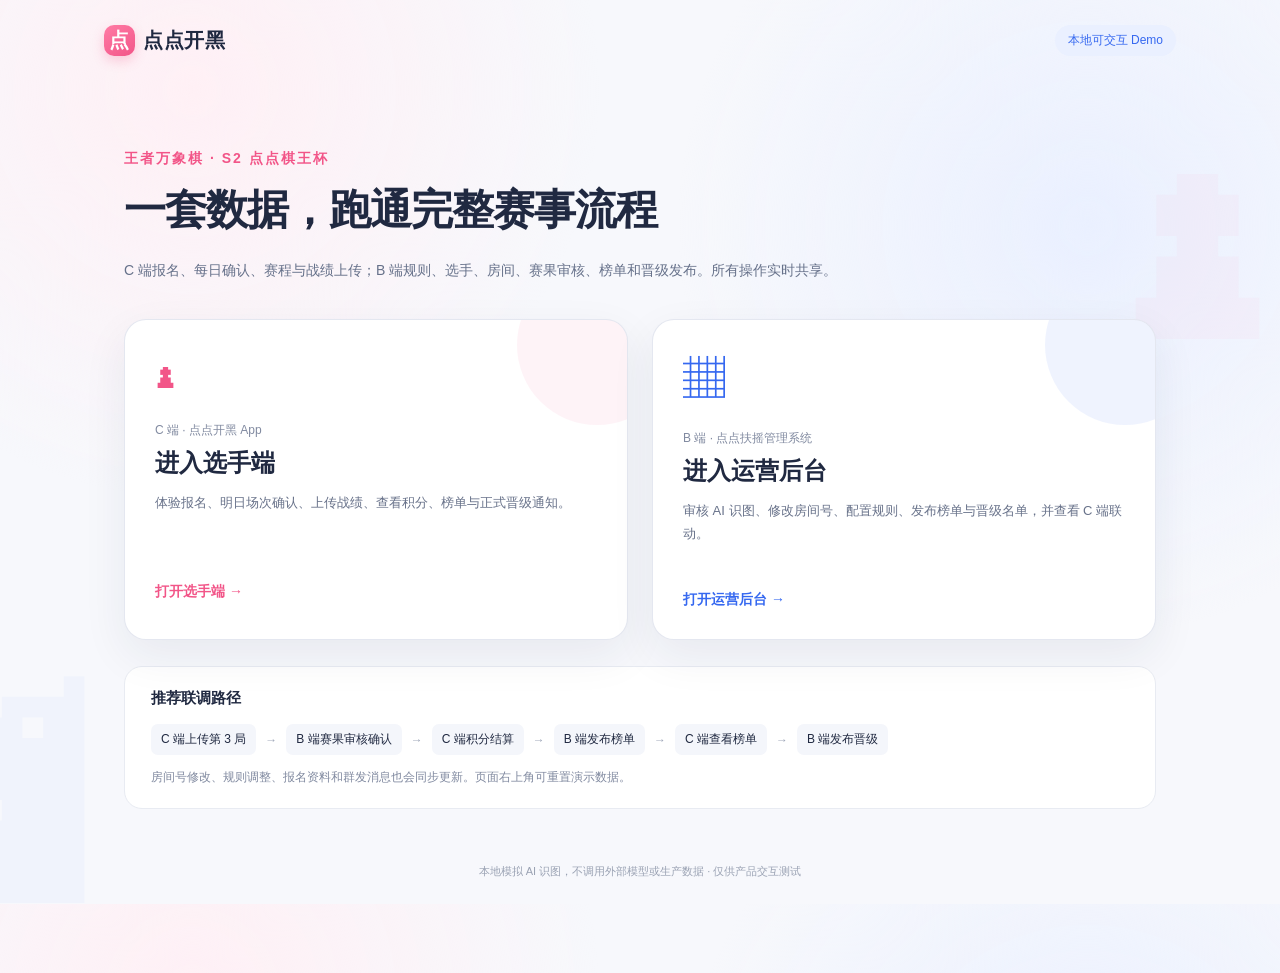
<file: templates/index.html>
<!DOCTYPE html>
<html lang="zh-CN"><head><meta charset="utf-8"><meta name="viewport" content="width=device-width,initial-scale=1"><title>万象棋赛事系统 · 本地串联 Demo</title><link rel="stylesheet" href="/static/app.css"></head>
<body class="landing">
  <div class="landing-bg piece-one">♞</div><div class="landing-bg piece-two">♟</div>
  <header class="landing-header"><div class="brand"><span class="brand-mark">点</span><span>点点开黑</span></div><span class="demo-badge">本地可交互 Demo</span></header>
  <main class="landing-main">
    <div class="landing-kicker">王者万象棋 · S2 点点棋王杯</div>
    <h1>一套数据，跑通完整赛事流程</h1>
    <p class="landing-desc">C 端报名、每日确认、赛程与战绩上传；B 端规则、选手、房间、赛果审核、榜单和晋级发布。所有操作实时共享。</p>
    <div class="entry-grid">
      <a class="entry-card c-entry" href="/c"><div class="entry-icon">♟</div><div class="entry-tag">C 端 · 点点开黑 App</div><h2>进入选手端</h2><p>体验报名、明日场次确认、上传战绩、查看积分、榜单与正式晋级通知。</p><span class="entry-link">打开选手端 →</span></a>
      <a class="entry-card b-entry" href="/b"><div class="entry-icon">▦</div><div class="entry-tag">B 端 · 点点扶摇管理系统</div><h2>进入运营后台</h2><p>审核 AI 识图、修改房间号、配置规则、发布榜单与晋级名单，并查看 C 端联动。</p><span class="entry-link">打开运营后台 →</span></a>
    </div>
    <section class="flow-card"><h3>推荐联调路径</h3><div class="flow-steps"><span>C 端上传第 3 局</span><b>→</b><span>B 端赛果审核确认</span><b>→</b><span>C 端积分结算</span><b>→</b><span>B 端发布榜单</span><b>→</b><span>C 端查看榜单</span><b>→</b><span>B 端发布晋级</span></div><p>房间号修改、规则调整、报名资料和群发消息也会同步更新。页面右上角可重置演示数据。</p></section>
  </main>
  <footer class="landing-footer">本地模拟 AI 识图，不调用外部模型或生产数据 · 仅供产品交互测试</footer>
</body></html>
</file>
<file: static/app.css>
*{box-sizing:border-box;margin:0;padding:0} :root{--pink:#f25588;--pink-dark:#d94172;--blue:#3568f0;--navy:#17233d;--gold:#e5b85c;--gold-light:#fff4d8;--ink:#202941;--muted:#818aa0;--line:#e8ebf2;--bg:#f5f6fa;--green:#22a06b;--orange:#d98b22;--red:#df5261}body{font-family:"Microsoft YaHei","PingFang SC",Arial,sans-serif;color:var(--ink);background:var(--bg);font-size:14px}button,input,select,textarea{font:inherit}button{cursor:pointer}a{color:inherit;text-decoration:none}[hidden]{display:none!important}.brand{display:inline-flex;align-items:center;gap:8px;font-weight:800;letter-spacing:.5px}.brand-mark{display:inline-flex;align-items:center;justify-content:center;width:31px;height:31px;border-radius:10px;background:linear-gradient(145deg,#ff7ba5,var(--pink));color:#fff;font-weight:900;box-shadow:0 5px 12px rgba(242,85,136,.25)}.brand-on-dark{color:#fff}.loading{text-align:center;color:var(--muted);padding:60px 20px}.toast{position:fixed;z-index:100;left:50%;bottom:34px;transform:translateX(-50%);background:rgba(20,27,44,.94);color:#fff;padding:12px 20px;border-radius:12px;box-shadow:0 10px 30px rgba(0,0,0,.2);font-size:13px;max-width:90%;text-align:center}.modal-mask{position:fixed;inset:0;z-index:90;background:rgba(12,19,35,.58);display:flex;align-items:center;justify-content:center;padding:24px;backdrop-filter:blur(4px)}.modal-card{position:relative;background:#fff;border-radius:18px;width:min(580px,100%);max-height:90vh;overflow:auto;padding:28px;box-shadow:0 24px 70px rgba(0,0,0,.25)}.modal-close{position:absolute;right:15px;top:12px;border:0;background:transparent;color:#99a1b2;font-size:26px}.modal-card h2{font-size:20px;margin-bottom:8px}.modal-card h3{font-size:15px;margin:18px 0 10px}.modal-desc{font-size:12px;color:var(--muted);line-height:1.8;margin-bottom:18px}
/* Landing */
.landing{min-height:100vh;background:radial-gradient(circle at 15% 10%,#fff0f5,transparent 30%),radial-gradient(circle at 85% 25%,#eaf0ff,transparent 32%),#f7f8fc;position:relative;overflow:hidden}.landing-header{height:80px;display:flex;align-items:center;justify-content:space-between;max-width:1120px;margin:auto;padding:0 24px}.landing-header .brand{font-size:20px}.demo-badge{font-size:12px;color:var(--blue);background:#eaf0ff;padding:7px 13px;border-radius:20px}.landing-main{max-width:1080px;margin:0 auto;padding:70px 24px 30px;position:relative;z-index:2}.landing-kicker{color:var(--pink);font-weight:700;letter-spacing:2px;margin-bottom:16px}.landing-main>h1{font-size:42px;line-height:1.25;letter-spacing:-1px}.landing-desc{max-width:720px;color:#66718a;line-height:1.9;margin:20px 0 36px}.entry-grid{display:grid;grid-template-columns:1fr 1fr;gap:24px}.entry-card{position:relative;border-radius:22px;padding:30px;background:#fff;border:1px solid rgba(225,229,239,.9);box-shadow:0 16px 45px rgba(32,41,65,.07);transition:.2s;overflow:hidden}.entry-card:hover{transform:translateY(-5px);box-shadow:0 22px 55px rgba(32,41,65,.12)}.entry-card:after{content:"";position:absolute;width:160px;height:160px;border-radius:50%;right:-50px;top:-55px;background:rgba(242,85,136,.07)}.b-entry:after{background:rgba(53,104,240,.08)}.entry-icon{font-size:42px;color:var(--pink);margin-bottom:24px}.b-entry .entry-icon{color:var(--blue)}.entry-tag{font-size:12px;color:var(--muted);margin-bottom:8px}.entry-card h2{font-size:24px;margin-bottom:12px}.entry-card p{color:#68728a;font-size:13px;line-height:1.8;min-height:70px}.entry-link{display:inline-block;margin-top:22px;color:var(--pink);font-weight:700}.b-entry .entry-link{color:var(--blue)}.flow-card{margin-top:26px;background:#fff;border:1px solid var(--line);border-radius:18px;padding:22px 26px}.flow-card h3{font-size:15px;margin-bottom:16px}.flow-steps{display:flex;align-items:center;gap:9px;flex-wrap:wrap;font-size:12px}.flow-steps span{background:#f4f6fb;border-radius:7px;padding:7px 10px}.flow-steps b{color:#a0a8ba}.flow-card p{font-size:12px;color:var(--muted);margin-top:14px}.landing-footer{text-align:center;color:#9aa2b3;font-size:11px;padding:25px}.landing-bg{position:absolute;color:rgba(53,104,240,.035);font-size:330px;line-height:1}.piece-one{left:-60px;bottom:-50px}.piece-two{right:0;top:60px;color:rgba(242,85,136,.035)}
/* C */
.c-page{background:radial-gradient(circle at 20% 10%,#ffe8f0,transparent 28%),radial-gradient(circle at 80% 20%,#e5edff,transparent 30%),#e9edf5;padding:28px 12px 40px;min-height:100vh}.c-desktop-note{text-align:center;color:#8a94a8;font-size:12px;margin-bottom:14px}.phone-shell{width:430px;max-width:100%;margin:0 auto;background:#f6f7fb;border-radius:28px;overflow:hidden;box-shadow:0 24px 70px rgba(25,35,60,.18);border:1px solid rgba(255,255,255,.8)}.c-hero{height:330px;position:relative;overflow:hidden;padding:20px 22px;color:#fff;text-align:center;background:radial-gradient(circle at 50% 35%,rgba(229,184,92,.24),transparent 25%),linear-gradient(145deg,#101b38,#233d72 58%,#5b376a)}.c-hero:after{content:"";position:absolute;left:-10%;right:-10%;bottom:-80px;height:150px;background:#f6f7fb;transform:rotate(-5deg)}.c-hero-top{display:flex;align-items:center;justify-content:space-between;position:relative;z-index:2}.c-hero-top .brand{font-size:15px}.c-hero-top .brand-mark{width:28px;height:28px}.hero-rule{border:1px solid rgba(255,255,255,.3);background:rgba(255,255,255,.1);color:#fff;border-radius:15px;padding:5px 12px;font-size:11px}.event-symbol{position:relative;z-index:2;margin:22px auto 6px;width:64px;height:64px;border-radius:50%;display:flex;align-items:center;justify-content:center;font-size:32px;color:#3a2b15;background:linear-gradient(145deg,#fff0b8,#dba642);box-shadow:0 0 0 8px rgba(229,184,92,.08),0 10px 30px rgba(0,0,0,.25)}.event-kicker{position:relative;z-index:2;font-size:11px;letter-spacing:3px;color:#edd69b}.c-hero h1{position:relative;z-index:2;font-size:32px;letter-spacing:3px;margin:4px 0;background:linear-gradient(180deg,#fff9dd,#eac476);-webkit-background-clip:text;background-clip:text;color:transparent}.c-hero>p{position:relative;z-index:2;font-size:11px;color:#d7deed}.hero-pills{position:relative;z-index:2;display:flex;justify-content:center;gap:7px;margin-top:14px}.hero-pills span{font-size:9px;padding:4px 8px;border-radius:10px;background:rgba(255,255,255,.1);color:#e9ecf5}.chess{position:absolute;color:rgba(255,255,255,.045);font-size:140px}.deco-a{left:-20px;top:80px;transform:rotate(-20deg)}.deco-b{right:-10px;top:55px;transform:rotate(18deg)}.deco-c{right:45px;bottom:5px;font-size:90px}.c-tabs{height:54px;background:#fff;display:flex;border-bottom:1px solid var(--line);position:relative;z-index:3}.c-tabs button{flex:1;border:0;background:#fff;color:#7d879b;font-size:12px;position:relative}.c-tabs button.on{color:var(--pink);font-weight:700}.c-tabs button.on:after{content:"";position:absolute;bottom:0;left:30%;right:30%;height:3px;border-radius:3px;background:var(--pink)}.unread-dot{display:inline-block;width:6px;height:6px;border-radius:50%;background:var(--red);vertical-align:top;margin-left:3px}.c-main{padding:14px 13px 20px;min-height:430px}.c-card{background:#fff;border:1px solid #eceff5;border-radius:16px;padding:16px;margin-bottom:12px;box-shadow:0 4px 14px rgba(33,43,69,.035)}.c-card-title{display:flex;align-items:center;justify-content:space-between;font-size:14px;margin-bottom:13px}.c-card-title small{font-size:10px;color:var(--muted);font-weight:400}.c-muted{color:var(--muted);font-size:11px;line-height:1.75}.c-stat-grid{display:grid;grid-template-columns:repeat(3,1fr);gap:8px}.c-stat{background:linear-gradient(145deg,#fff8e8,#fffdf8);border:1px solid #f3e3b8;border-radius:12px;text-align:center;padding:12px 4px}.c-stat b{display:block;font-size:20px;color:#9a6a15}.c-stat span{font-size:10px;color:#9b8b6c}.c-progress{height:7px;border-radius:7px;background:#edf0f5;overflow:hidden;margin:13px 0 7px}.c-progress-bar{height:100%;border-radius:7px;background:linear-gradient(90deg,var(--pink),#ff9aae)}.c-primary,.c-secondary,.c-danger{border:0;border-radius:11px;padding:11px 16px;font-weight:700;font-size:13px}.c-primary{background:linear-gradient(135deg,#ff709b,var(--pink));color:#fff;box-shadow:0 6px 15px rgba(242,85,136,.2)}.c-primary:disabled{background:#d8dce5;box-shadow:none;cursor:not-allowed}.c-secondary{background:#eef2ff;color:var(--blue)}.c-danger{background:#fff0f1;color:var(--red)}.c-block-btn{width:100%;margin-top:12px}.c-text-btn{border:0;background:transparent;color:var(--blue);font-size:11px;padding:0}.c-room{border-radius:16px;padding:18px;text-align:center;color:#fff;background:radial-gradient(circle at 80% 20%,rgba(229,184,92,.2),transparent 30%),linear-gradient(145deg,#182846,#2f4d79)}.c-room-label{font-size:10px;color:#bdc9dd;letter-spacing:1px}.c-room-number{font-size:36px;font-weight:900;letter-spacing:8px;color:#ffe3a2;margin:6px 0 10px;padding-left:8px}.c-copy{border:1px solid rgba(255,255,255,.25);background:rgba(255,255,255,.1);color:#fff;border-radius:15px;padding:5px 14px;font-size:10px}.c-session-grid{display:grid;grid-template-columns:1fr 1fr;gap:9px}.c-session{border:1px solid #e1e5ed;background:#fff;color:#7b8599;border-radius:12px;padding:11px 6px}.c-session.on{border-color:var(--pink);background:#fff1f5;color:var(--pink);font-weight:700}.c-match{display:flex;align-items:center;gap:11px;padding:12px 0;border-bottom:1px solid #f0f1f5}.c-match:last-child{border:0}.c-match-round{width:46px;height:46px;flex:none;border-radius:13px;background:#eff3ff;color:var(--blue);display:flex;align-items:center;justify-content:center;font-size:11px;font-weight:700}.c-match-info{flex:1;min-width:0}.c-match-info b{display:block;font-size:12px;margin-bottom:4px}.c-match-info span{font-size:10px;color:var(--muted)}.c-tag{display:inline-flex;align-items:center;border-radius:10px;padding:3px 8px;font-size:9px;white-space:nowrap;background:#edf1fa;color:#687793}.c-tag.confirmed{background:#e9f8f0;color:var(--green)}.c-tag.pending{background:#fff5df;color:var(--orange)}.c-tag.invalid{background:#fff0f1;color:var(--red)}.c-tag.advance{background:#fff0f6;color:var(--pink)}.c-member-row{display:flex;gap:10px;flex-wrap:wrap}.c-member{width:48px;text-align:center;font-size:9px;color:var(--muted)}.c-avatar{width:38px;height:38px;border-radius:13px;display:flex;align-items:center;justify-content:center;color:#fff;font-size:11px;margin:0 auto 5px;background:linear-gradient(145deg,#7593cc,#435d91)}.c-member:nth-child(2n) .c-avatar{background:linear-gradient(145deg,#e6b865,#a77a2d)}.c-member:nth-child(3n) .c-avatar{background:linear-gradient(145deg,#ee8dac,#bd5375)}.c-upload-zone{border:1.5px dashed #b9c5dd;border-radius:14px;background:#f8faff;text-align:center;padding:28px 14px;color:#7f8ca6}.c-upload-zone strong{display:block;color:var(--blue);font-size:29px;margin-bottom:8px}.c-upload-zone input{display:none}.c-upload-preview{max-width:100%;max-height:210px;border-radius:10px;margin-top:10px}.c-history-row{display:flex;justify-content:space-between;gap:10px;padding:11px 0;border-bottom:1px solid #eff1f5;font-size:11px}.c-history-row:last-child{border:0}.c-history-row span:last-child{color:var(--muted);text-align:right}.c-empty{text-align:center;padding:40px 15px;color:var(--muted)}.c-empty .empty-icon{font-size:44px;color:#c3ccdf;margin-bottom:12px}.c-rank-row{display:flex;align-items:center;gap:10px;padding:12px 5px;border-bottom:1px solid #eff1f5}.c-rank-row:last-child{border:0}.c-rank-row.me{background:#fff3f7;border-radius:11px;padding-left:8px;padding-right:8px}.c-rank-no{width:28px;font-weight:800;text-align:center;color:#7b879e}.c-rank-no.top{color:#bd8526;font-size:18px}.c-rank-name{flex:1;font-size:12px}.c-rank-name small{display:block;color:var(--muted);font-size:9px;margin-top:3px}.c-rank-score{font-weight:800;color:#9b6b17}.c-message{display:flex;gap:11px;padding:14px 0;border-bottom:1px solid #eff1f5}.c-message:last-child{border:0}.c-message-icon{width:38px;height:38px;flex:none;border-radius:12px;background:#fff0f5;color:var(--pink);display:flex;align-items:center;justify-content:center;font-weight:800}.c-message-body{flex:1}.c-message-title{display:flex;justify-content:space-between;font-size:12px;font-weight:700}.c-message-title time{font-size:9px;color:var(--muted);font-weight:400}.c-message-body p{font-size:11px;color:#717d93;line-height:1.7;margin-top:5px}.c-form{display:grid;gap:12px}.c-field label{display:block;font-size:11px;color:#667188;margin-bottom:6px}.c-field input,.c-field select,.c-field textarea,.b-input,.b-select{width:100%;border:1px solid #dfe4ed;background:#fff;border-radius:9px;padding:10px 11px;color:#35415a;outline:none}.c-field input:focus,.b-input:focus,.b-select:focus{border-color:var(--blue);box-shadow:0 0 0 3px rgba(53,104,240,.08)}.c-form-2{display:grid;grid-template-columns:1fr 1fr;gap:10px}.c-rules{font-size:12px;line-height:1.9;color:#667188}.c-rules h4{color:var(--ink);font-size:13px;margin:14px 0 4px}.c-advance{border:1px solid #f2d799;background:linear-gradient(145deg,#fffaf0,#fff)}.c-footer{display:flex;align-items:center;justify-content:space-between;background:#fff;border-top:1px solid var(--line);padding:14px 18px;color:#a0a8b7;font-size:9px}.c-footer .brand{font-size:10px}.c-footer .brand-mark{width:22px;height:22px;border-radius:7px;font-size:10px}
/* B */
.b-page{min-width:1180px;background:#f3f5f9}.b-sidebar{position:fixed;inset:0 auto 0 0;width:220px;background:#1e293b;color:#a9b6ca;overflow:auto;padding-bottom:20px}.b-logo{height:72px;display:flex;align-items:center;gap:10px;padding:0 20px;color:#fff;border-bottom:1px solid rgba(255,255,255,.06)}.b-logo b{display:block;font-size:15px}.b-logo small{display:block;font-size:9px;color:#7f8da3;margin-top:4px}.b-menu-caption{padding:16px 20px 5px;font-size:11px;color:#718198}.b-menu-group{display:flex;justify-content:space-between;padding:18px 20px 10px;color:#d6deea;font-size:13px;font-weight:700}.b-board,.b-message-menu{display:block;width:100%;text-align:left;border:0;background:transparent;color:#9fb0c6;padding:9px 20px 9px 29px;font-size:12px}.b-board.on{background:#263a55;color:#78a8ff}.b-submenus{padding:3px 0 8px}.b-submenus button{display:block;width:100%;text-align:left;border:0;border-left:2px solid transparent;background:transparent;color:#8fa2bb;font-size:11px;padding:8px 12px 8px 42px}.b-submenus button:hover,.b-submenus button.on{color:#fff;background:#172235;border-left-color:#4c8dff}.b-message-menu{margin-top:8px;padding-top:14px;border-top:1px solid rgba(255,255,255,.06)}.b-message-menu.on{color:#fff;background:#263a55}.b-workspace{margin-left:220px;min-height:100vh}.b-topbar{height:64px;background:#fff;border-bottom:1px solid var(--line);display:flex;align-items:center;justify-content:space-between;padding:0 24px;position:sticky;top:0;z-index:10}.b-breadcrumb{color:#929bad;font-size:12px}.b-top-actions{display:flex;align-items:center;gap:14px;font-size:11px}.b-top-actions a{color:var(--blue)}.b-top-actions button{border:1px solid #e1e5ed;background:#fff;color:#7e8798;border-radius:6px;padding:6px 10px}.b-user{color:#8f98a9;padding-left:12px;border-left:1px solid var(--line)}.b-main{padding:20px 22px 40px}.b-panel{background:#fff;border:1px solid #e5e9f0;border-radius:9px;padding:18px;margin-bottom:16px;box-shadow:0 2px 7px rgba(32,42,66,.025)}.b-panel-title{display:flex;align-items:center;justify-content:space-between;margin-bottom:16px}.b-panel-title h2{font-size:15px}.b-panel-title h2 small{font-size:10px;color:var(--muted);font-weight:400;margin-left:8px}.b-panel-title p{font-size:11px;color:var(--muted)}.b-stats{display:grid;grid-template-columns:repeat(6,1fr);gap:12px;margin-bottom:16px}.b-stat{background:#fff;border:1px solid #e5e9f0;border-radius:8px;padding:16px}.b-stat b{font-size:23px;display:block}.b-stat span{font-size:10px;color:var(--muted);display:block;margin-top:6px}.b-button{border:0;border-radius:6px;background:var(--blue);color:#fff;padding:8px 14px;font-size:11px;white-space:nowrap}.b-button.o{background:#fff;border:1px solid #dce2eb;color:#627088}.b-button.pink{background:var(--pink)}.b-button.green{background:var(--green)}.b-button.gray{background:#a1aaba}.b-button:disabled{background:#ccd2dc;cursor:not-allowed}.b-actions{display:flex;gap:8px;align-items:center;flex-wrap:wrap}.b-filters{display:flex;gap:9px;align-items:center;margin-bottom:14px;flex-wrap:wrap}.b-filters .b-input,.b-filters .b-select{width:auto;min-width:145px;padding:8px 10px;font-size:11px}.b-table{width:100%;border-collapse:collapse;font-size:11px}.b-table th{text-align:left;color:#8a94a6;font-weight:400;background:#fafbfc;padding:10px;border-bottom:1px solid #e7ebf1;white-space:nowrap}.b-table td{padding:11px 10px;border-bottom:1px solid #eef1f5;color:#536078;vertical-align:middle}.b-table tr:hover td{background:#fbfcfe}.b-table button{border:0;background:transparent;color:var(--blue);font-size:11px;padding:0 4px}.b-table .rank-cell{font-weight:800;color:#33415e}.b-form-grid{display:grid;grid-template-columns:1fr 1fr;gap:14px 24px}.b-form-item label{display:block;font-size:11px;color:#657188;margin-bottom:6px}.b-form-item .b-input,.b-form-item .b-select{font-size:12px}.b-form-full{grid-column:1/-1}.b-rule-summary{background:#edf4ff;border:1px solid #d4e3fb;color:#3d628e;border-radius:7px;padding:12px 14px;font-size:11px;line-height:1.9;margin-top:16px}.b-note{font-size:10px;color:#929bad;line-height:1.8;margin-top:10px}.b-checks{display:flex;gap:12px;flex-wrap:wrap;font-size:11px;color:#657188}.b-checks label{display:flex;gap:5px;align-items:center}.b-review-grid{display:grid;grid-template-columns:230px minmax(430px,1fr) 290px;gap:14px}.b-review-list{max-height:680px;overflow:auto}.b-review-item{display:block;width:100%;text-align:left;border:1px solid #e6eaf1;background:#fff;border-radius:7px;padding:11px;margin-bottom:8px;color:#536078}.b-review-item.on{border-color:#8eb1f5;background:#f0f5ff}.b-review-item b{display:block;font-size:12px;margin-bottom:5px}.b-review-item span{font-size:10px;color:#8b95a7}.b-screenshot{min-height:265px;border:1px dashed #c5cfdf;background:repeating-linear-gradient(45deg,#f7f9fc,#f7f9fc 12px,#fafbfc 12px,#fafbfc 24px);border-radius:8px;display:flex;align-items:center;justify-content:center;color:#9ba8bb;text-align:center;overflow:hidden}.b-screenshot img{max-width:100%;max-height:360px;object-fit:contain}.b-ai-table{margin-top:12px}.b-revisions{max-height:220px;overflow:auto}.b-revision{font-size:10px;color:#718096;border-bottom:1px solid #eef1f5;padding:9px 0;line-height:1.6}.b-revision b{display:block;color:#44516a;font-size:11px}.b-advance-grid{display:grid;grid-template-columns:minmax(650px,1fr) 315px;gap:16px}.b-side-ranking{position:sticky;top:84px;align-self:start}.b-rank-publish{background:linear-gradient(145deg,#fff7e7,#fff);border:1px solid #f0dba8}.b-rank-row{display:flex;align-items:center;gap:8px;padding:9px 0;border-bottom:1px solid #eef1f5;font-size:11px}.b-rank-row:last-child{border:0}.b-rank-row .no{width:25px;text-align:center;font-weight:700;color:#7f8ba0}.b-rank-row .name{flex:1}.b-rank-row .score{font-weight:700;color:#9b6b17}.b-log{display:flex;gap:12px;padding:10px 0;border-bottom:1px solid #edf0f4;font-size:11px;color:#67748b}.b-log time{color:#9aa4b5;width:90px;flex:none}.b-empty{padding:35px;text-align:center;color:#9aa4b5;font-size:11px}.b-modal-form{display:grid;gap:13px}.b-modal-form label{font-size:11px;color:#66748b}.b-modal-form .b-input{margin-top:6px}.b-toast-right{left:auto;right:30px;transform:none}
.c-upload-zone{display:block;width:100%}.b-context{display:flex;align-items:center;gap:12px;padding:11px 14px;font-size:11px;color:#68758c}.b-context .b-select{width:auto;min-width:190px;padding:7px 10px;font-size:11px}.b-context .c-muted{margin-left:auto}.b-stage-tabs{display:flex;align-items:center;gap:4px;border-bottom:1px solid #e6eaf0;margin-bottom:16px;overflow-x:auto}.b-stage-tabs button{border:0;border-bottom:2px solid transparent;background:transparent;color:#66748b;padding:10px 16px;font-size:12px;white-space:nowrap}.b-stage-tabs button.on{color:var(--blue);border-bottom-color:var(--blue);font-weight:700}.b-stage-tabs button.add{color:var(--blue)}.b-stage-tabs button.delete{color:var(--red)}.b-stage-tabs button.back{margin-left:auto;color:#7e899b}.b-inner-section{border-top:1px solid #edf0f4;margin-top:20px;padding-top:18px}.b-inner-section h3{font-size:13px;margin-bottom:14px}.b-inner-section h3 small{font-size:10px;color:var(--muted);font-weight:400;margin-left:8px}.b-current-row td{background:#f5f9ff}.b-modal-form .c-text-btn{margin-left:8px}.chat-shell{background:#fff;min-height:780px}.chat-header{background:#fff;border-bottom:1px solid #f0f1f4}.chat-tabs{display:flex;gap:25px;align-items:center;padding:18px 18px 12px;font-size:17px}.chat-tabs b{color:var(--pink)}.chat-tabs span{font-weight:700}.chat-icons{margin-left:auto;color:#929aa9;font-size:14px}.chat-permission{display:flex;align-items:center;gap:8px;padding:0 16px 12px;color:#969daa;font-size:10px}.chat-permission button{margin-left:auto;border:1px solid var(--pink);color:var(--pink);background:#fff;border-radius:12px;padding:3px 10px;font-size:10px}.chat-main{min-height:600px;background:#fff;position:relative}.chat-item{display:flex;width:100%;align-items:center;gap:12px;border:0;border-bottom:1px solid #f3f4f6;background:#fff;padding:14px 15px;text-align:left}.chat-item:hover{background:#fafbfc}.chat-avatar{width:48px;height:48px;flex:none;border-radius:50%;display:flex;align-items:center;justify-content:center;color:#fff;font-size:11px;background:#8391aa}.chat-avatar.system{background:#f3ac38}.chat-avatar.group{background:#e9b754;color:#6f4c16;font-weight:700}.chat-avatar.leader{background:#8755a4}.chat-avatar.ops{background:#3c7192}.chat-item-main{flex:1;min-width:0}.chat-name{font-size:14px;font-weight:700;color:#303542}.chat-item-main p{font-size:10px;color:#9ba2ae;margin-top:5px;white-space:nowrap;overflow:hidden;text-overflow:ellipsis}.chat-side{text-align:right;font-size:9px;color:#b0b6c0}.chat-unread{display:inline-block;background:#f25768;color:#fff;border-radius:9px;padding:1px 6px;margin-top:6px}.chat-tabbar{display:flex;justify-content:space-around;border-top:1px solid #f0f1f4;padding:14px 0 17px;font-size:10px;color:#aab1bd}.chat-tabbar a.on{color:var(--pink);font-weight:700}.chat-subheader{height:52px;display:flex;align-items:center;gap:12px;padding:0 16px;border-bottom:1px solid #eff1f4}.chat-subheader button{border:0;background:#fff;color:#657188;font-size:20px}.chat-subheader b{font-size:14px;flex:1;text-align:center}.chat-subheader span{font-size:10px;color:#9ba4b3}.chat-system-list{padding:12px;background:#f5f6f8;min-height:550px}.chat-message-card{background:#fff;border:1px solid #eceff4;border-radius:12px;padding:14px;margin-bottom:10px}.chat-message-title{display:flex;justify-content:space-between;font-size:12px}.chat-message-title time{font-size:9px;color:#a2aab7}.chat-message-card p{font-size:11px;color:#69758b;line-height:1.75;margin:8px 0}.chat-message-card>span{font-size:9px;color:#9ba5b4}.group-chat{background:#f3f4f6;min-height:550px;padding-bottom:65px}.group-auto-note{text-align:center;padding:14px 28px;color:#9aa2ae;font-size:10px;line-height:1.8}.group-message{display:flex;gap:9px;padding:8px 14px}.group-avatar{width:37px;height:37px;flex:none;border-radius:50%;background:#8656a4;color:#fff;display:flex;align-items:center;justify-content:center;font-size:9px}.group-message small{display:block;color:#9aa2ae;font-size:9px;margin-bottom:4px}.group-bubble{max-width:265px;background:#fff;border-radius:0 10px 10px 10px;padding:10px 12px;font-size:11px;line-height:1.7;color:#4a5364}.group-bubble.room{background:#fff6df;border:1px solid #ecd49e}.group-bubble.room b{color:#cf6c23;font-size:17px}.group-message.mine{flex-direction:row-reverse}.group-message.mine .group-avatar{background:#ddb154}.group-message.mine small{text-align:right}.group-message.mine .group-bubble{background:#d9f0c4;border-radius:10px 0 10px 10px}.group-input{position:absolute;left:0;right:0;bottom:0;display:flex;gap:8px;background:#fff;border-top:1px solid #e8ebef;padding:10px 12px}.group-input input{flex:1;border:0;background:#f3f4f6;border-radius:17px;padding:9px 13px;font-size:11px}.group-input button{border:0;background:#f08343;color:#fff;border-radius:16px;padding:7px 15px;font-size:11px}@media(max-width:1250px){.b-review-grid{grid-template-columns:200px 1fr}.b-review-grid>.b-panel:last-child{grid-column:1/-1}.b-advance-grid{grid-template-columns:1fr}.b-side-ranking{position:static}.b-stats{grid-template-columns:repeat(3,1fr)}}@media(max-width:760px){.landing-main{padding-top:40px}.landing-main>h1{font-size:30px}.entry-grid{grid-template-columns:1fr}.c-page{padding:0}.c-desktop-note{display:none}.phone-shell{border-radius:0;min-height:100vh;box-shadow:none}.modal-mask{padding:12px}.modal-card{padding:23px 18px}.flow-steps b{display:none}}
</file>
